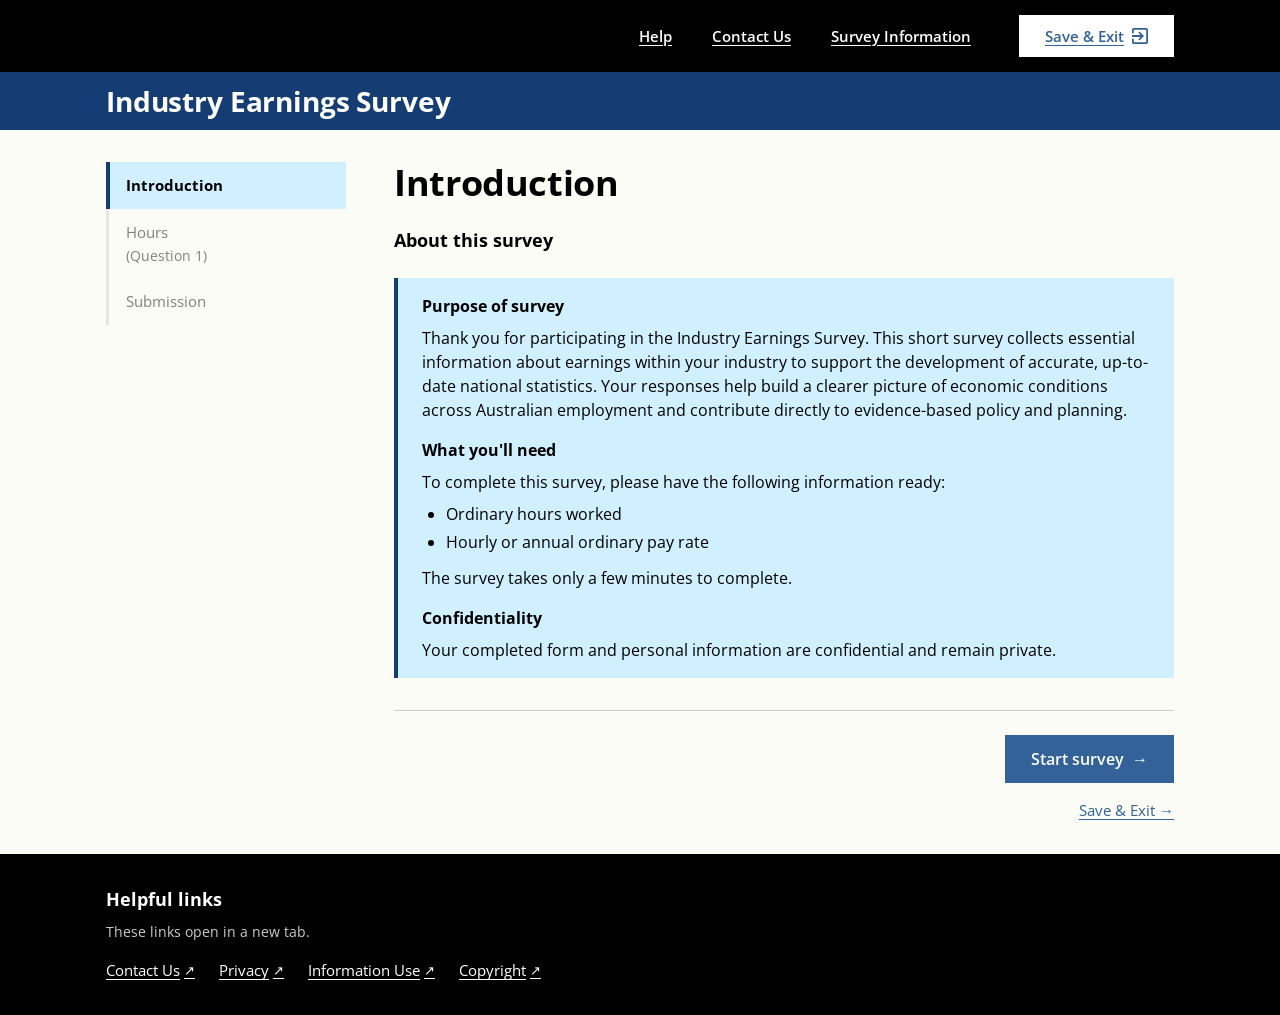
<file: index.html>
<!DOCTYPE html>
<html lang="en">
<head>
  <meta charset="UTF-8">
  <meta name="viewport" content="width=device-width, initial-scale=1">
  <title>Introduction — Industry Earnings Survey</title>
  <meta name="description" content="Introduction to the Industry Earnings Survey. Learn what information you'll need before you begin.">
  <link rel="preconnect" href="https://fonts.googleapis.com">
  <link rel="preconnect" href="https://fonts.gstatic.com" crossorigin>
  <link href="https://fonts.googleapis.com/css2?family=Open+Sans:wght@400;600;700&family=Atkinson+Hyperlegible:wght@400;700&display=swap" rel="stylesheet">
  <link rel="stylesheet" href="styles.css">
</head>
<body>
  <a class="skip-link" href="#main-content">Skip to main content</a>

  <header class="site-header">
    <div class="site-header__utility">
      <div class="utility-inner">
        <nav aria-label="Site utility">
          <ul class="utility-nav-list">
            <li><a class="toolbar-link" href="#">Help</a></li>
            <li><a class="toolbar-link" href="#">Contact Us</a></li>
            <li><a class="toolbar-link" href="#">Survey Information</a></li>
            <li>
              <a class="toolbar-button-light" href="save-exit.html" aria-label="Save your progress and exit the survey">
                Save &amp; Exit
                <svg class="icon-exit" viewBox="0 0 18 18" aria-hidden="true" focusable="false">
                  <path d="M7.09 12.59L8.5 14L13.5 9L8.5 4L7.09 5.41L9.67 8H0V10H9.67L7.09 12.59ZM16 0H2C0.89 0 0 0.9 0 2V6H2V2H16V16H2V12H0V16C0 17.1 0.89 18 2 18H16C17.1 18 18 17.1 18 16V2C18 0.9 17.1 0 16 0Z" fill="currentColor"/>
                </svg>
              </a>
            </li>
          </ul>
        </nav>
      </div>
    </div>
    <div class="site-header__title">
      <div class="title-inner">
        <p class="site-title">Industry Earnings Survey</p>
      </div>
    </div>
  </header>

  <div class="page-layout">
    <div class="layout-inner">
      <nav class="progress-nav" aria-label="Survey progress">
        <ol class="progress-nav__list">
          <li class="progress-nav__item progress-nav__item--current">
            <span aria-current="page">Introduction</span>
          </li>
          <li class="progress-nav__item progress-nav__item--locked" aria-disabled="true">
            <span>Hours <small>(Question 1)</small></span>
          </li>
          <li class="progress-nav__item progress-nav__item--locked" aria-disabled="true">
            <span>Submission</span>
          </li>
        </ol>
      </nav>

      <main class="main-content" id="main-content">
        <h1 class="page-heading">Introduction</h1>
        <h2 class="question-prompt">About this survey</h2>

        <section class="info-box" aria-labelledby="purpose-heading">
          <h3 class="info-box__title" id="purpose-heading">Purpose of survey</h3>
          <p>
            Thank you for participating in the Industry Earnings Survey. This short survey collects
            essential information about earnings within your industry to support the development of
            accurate, up-to-date national statistics. Your responses help build a clearer picture of
            economic conditions across Australian employment and contribute directly to evidence-based
            policy and planning.
          </p>

          <h3 class="info-box__title" id="need-heading" style="margin-top: var(--space-4);">What you'll need</h3>
          <p>To complete this survey, please have the following information ready:</p>
          <ul>
            <li>Ordinary hours worked</li>
            <li>Hourly or annual ordinary pay rate</li>
          </ul>
          <p style="margin-top: var(--space-3);">The survey takes only a few minutes to complete.</p>

          <h3 class="info-box__title" id="conf-heading" style="margin-top: var(--space-4);">Confidentiality</h3>
          <p>Your completed form and personal information are confidential and remain private.</p>
        </section>

        <div class="btn-row btn-row--end">
          <a href="question.html" class="btn btn--primary">
            Start survey <span aria-hidden="true">→</span>
          </a>
        </div>

        <p class="save-exit-link"><a href="save-exit.html">Save &amp; Exit →</a></p>
      </main>
    </div>
  </div>

  <footer class="site-footer">
    <div class="footer-inner">
      <h2 class="footer-heading">Helpful links</h2>
      <p class="footer-note">These links open in a new tab.</p>
      <ul class="footer-links">
        <li><a href="#" target="_blank" rel="noopener"><span>Contact Us</span> <span class="external-icon" aria-hidden="true">↗</span><span class="visually-hidden"> (opens in a new tab)</span></a></li>
        <li><a href="#" target="_blank" rel="noopener"><span>Privacy</span> <span class="external-icon" aria-hidden="true">↗</span><span class="visually-hidden"> (opens in a new tab)</span></a></li>
        <li><a href="#" target="_blank" rel="noopener"><span>Information Use</span> <span class="external-icon" aria-hidden="true">↗</span><span class="visually-hidden"> (opens in a new tab)</span></a></li>
        <li><a href="#" target="_blank" rel="noopener"><span>Copyright</span> <span class="external-icon" aria-hidden="true">↗</span><span class="visually-hidden"> (opens in a new tab)</span></a></li>
      </ul>
    </div>
  </footer>
</body>
</html>
</file>
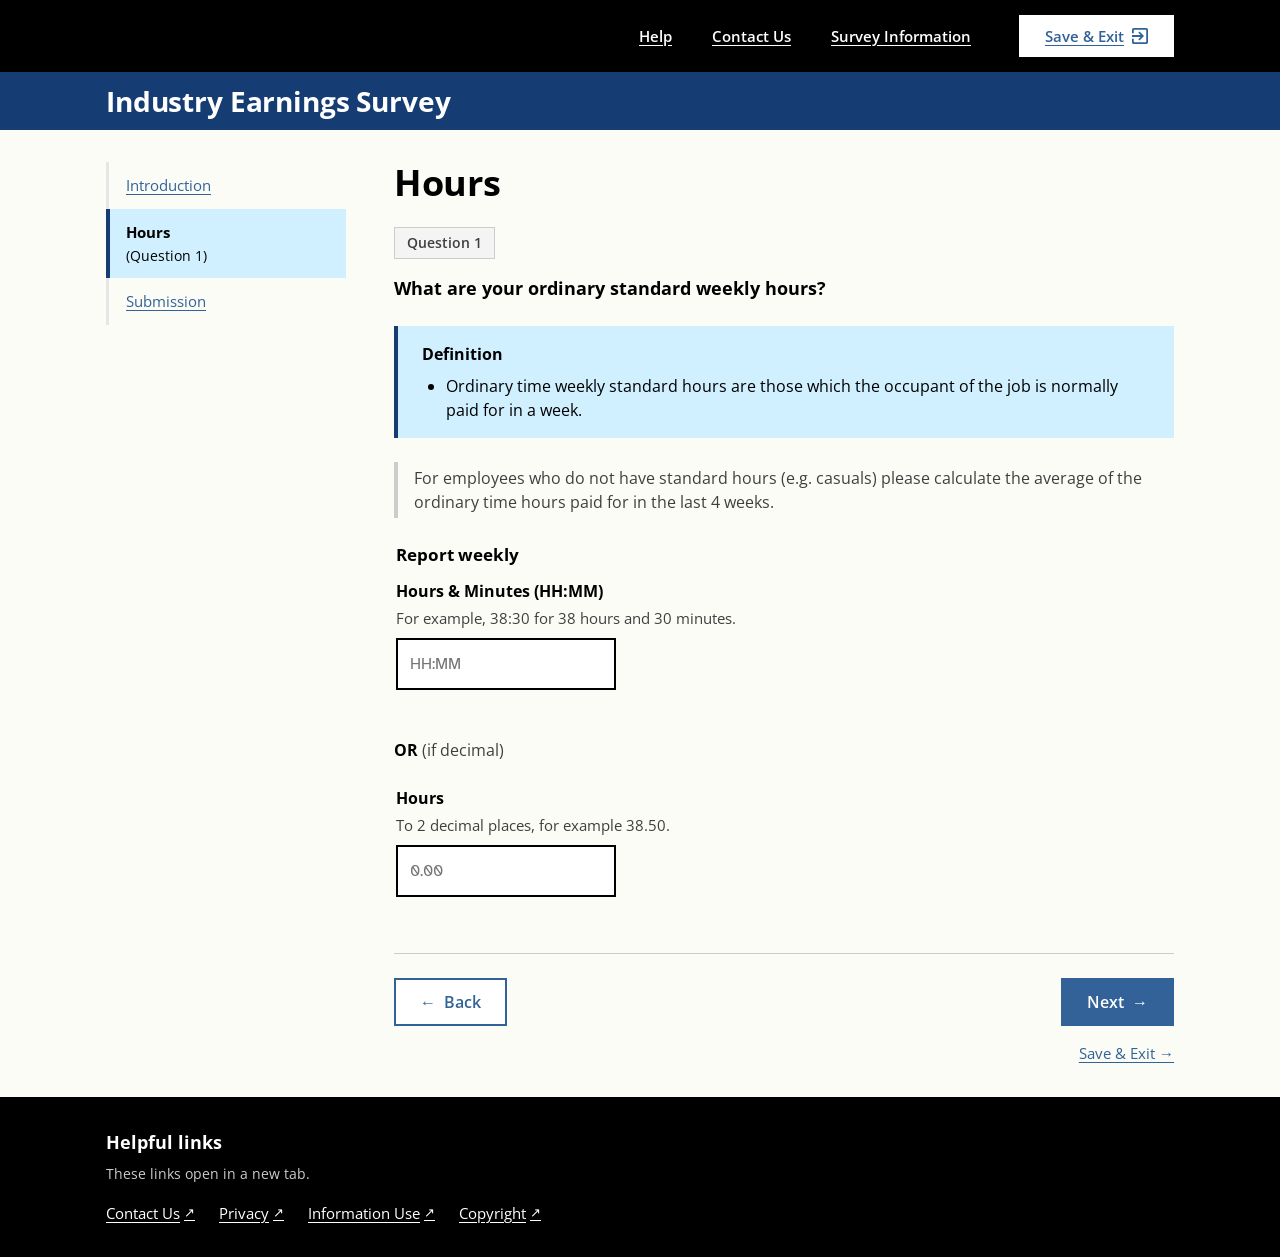
<file: question.html>
<!DOCTYPE html>
<html lang="en">
<head>
  <meta charset="UTF-8">
  <meta name="viewport" content="width=device-width, initial-scale=1">
  <title>Hours — Industry Earnings Survey</title>
  <meta name="description" content="Question 1: report your ordinary standard weekly hours.">
  <link rel="preconnect" href="https://fonts.googleapis.com">
  <link rel="preconnect" href="https://fonts.gstatic.com" crossorigin>
  <link href="https://fonts.googleapis.com/css2?family=Open+Sans:wght@400;600;700&family=Atkinson+Hyperlegible:wght@400;700&display=swap" rel="stylesheet">
  <link rel="stylesheet" href="styles.css">
</head>
<body>
  <a class="skip-link" href="#main-content">Skip to main content</a>

  <header class="site-header">
    <div class="site-header__utility">
      <div class="utility-inner">
        <nav aria-label="Site utility">
          <ul class="utility-nav-list">
            <li><a class="toolbar-link" href="#">Help</a></li>
            <li><a class="toolbar-link" href="#">Contact Us</a></li>
            <li><a class="toolbar-link" href="#">Survey Information</a></li>
            <li>
              <a class="toolbar-button-light" href="save-exit.html" aria-label="Save your progress and exit the survey">
                Save &amp; Exit
                <svg class="icon-exit" viewBox="0 0 18 18" aria-hidden="true" focusable="false">
                  <path d="M7.09 12.59L8.5 14L13.5 9L8.5 4L7.09 5.41L9.67 8H0V10H9.67L7.09 12.59ZM16 0H2C0.89 0 0 0.9 0 2V6H2V2H16V16H2V12H0V16C0 17.1 0.89 18 2 18H16C17.1 18 18 17.1 18 16V2C18 0.9 17.1 0 16 0Z" fill="currentColor"/>
                </svg>
              </a>
            </li>
          </ul>
        </nav>
      </div>
    </div>
    <div class="site-header__title">
      <div class="title-inner">
        <p class="site-title">Industry Earnings Survey</p>
      </div>
    </div>
  </header>

  <div class="page-layout">
    <div class="layout-inner">
      <nav class="progress-nav" aria-label="Survey progress">
        <ol class="progress-nav__list">
          <li class="progress-nav__item">
            <a href="index.html">Introduction</a>
          </li>
          <li class="progress-nav__item progress-nav__item--current">
            <span aria-current="page">Hours <small>(Question 1)</small></span>
          </li>
          <li class="progress-nav__item">
            <a href="submit.html">Submission</a>
          </li>
        </ol>
      </nav>

      <main class="main-content" id="main-content">
        <h1 class="page-heading">Hours</h1>

        <form id="hours-form" novalidate action="submit.html" method="get">
          <p class="question-tag">Question 1</p>
          <h2 class="question-prompt" id="hours-prompt">What are your ordinary standard weekly hours?</h2>

          <section class="info-box" aria-labelledby="hours-def-title">
            <h3 class="info-box__title" id="hours-def-title">Definition</h3>
            <ul>
              <li>Ordinary time weekly standard hours are those which the occupant of the job is normally paid for in a week.</li>
            </ul>
          </section>

          <p class="note">
            For employees who do not have standard hours (e.g. casuals) please calculate the average of the ordinary time hours paid for in the last 4 weeks.
          </p>

          <fieldset class="field-group">
            <legend class="field-group__heading">Report weekly</legend>

            <div class="field" id="field-hhmm">
              <label class="field__label" for="hours-hhmm">Hours &amp; Minutes (HH:MM)</label>
              <span class="field__hint" id="hint-hhmm">For example, 38:30 for 38 hours and 30 minutes.</span>
              <p class="field__error" id="error-hhmm">
                <span class="visually-hidden">Error: </span>
                Enter your hours in HH:MM format, for example 38:30.
              </p>
              <input
                class="text-input"
                type="text"
                id="hours-hhmm"
                name="hours-hhmm"
                inputmode="numeric"
                autocomplete="off"
                placeholder="HH:MM"
                aria-describedby="hint-hhmm"
              >
            </div>
          </fieldset>

          <p style="font-weight: 700; margin: var(--space-5) 0; color: var(--c-black);">OR <span style="font-weight: 400; color: var(--c-charcoal);">(if decimal)</span></p>

          <fieldset class="field-group">
            <legend class="visually-hidden">Decimal hours alternative</legend>

            <div class="field" id="field-decimal">
              <label class="field__label" for="hours-decimal">Hours</label>
              <span class="field__hint" id="hint-decimal">To 2 decimal places, for example 38.50.</span>
              <p class="field__error" id="error-decimal">
                <span class="visually-hidden">Error: </span>
                Enter a number with up to 2 decimal places, for example 38.50.
              </p>
              <input
                class="text-input"
                type="text"
                id="hours-decimal"
                name="hours-decimal"
                inputmode="decimal"
                autocomplete="off"
                placeholder="0.00"
                aria-describedby="hint-decimal"
              >
            </div>
          </fieldset>

          <div class="btn-row">
            <a href="index.html" class="btn btn--secondary">
              <span aria-hidden="true">←</span> Back
            </a>
            <button type="submit" class="btn btn--primary">
              Next <span aria-hidden="true">→</span>
            </button>
          </div>

          <p class="save-exit-link"><a href="save-exit.html">Save &amp; Exit →</a></p>
        </form>
      </main>
    </div>
  </div>

  <footer class="site-footer">
    <div class="footer-inner">
      <h2 class="footer-heading">Helpful links</h2>
      <p class="footer-note">These links open in a new tab.</p>
      <ul class="footer-links">
        <li><a href="#" target="_blank" rel="noopener"><span>Contact Us</span> <span class="external-icon" aria-hidden="true">↗</span><span class="visually-hidden"> (opens in a new tab)</span></a></li>
        <li><a href="#" target="_blank" rel="noopener"><span>Privacy</span> <span class="external-icon" aria-hidden="true">↗</span><span class="visually-hidden"> (opens in a new tab)</span></a></li>
        <li><a href="#" target="_blank" rel="noopener"><span>Information Use</span> <span class="external-icon" aria-hidden="true">↗</span><span class="visually-hidden"> (opens in a new tab)</span></a></li>
        <li><a href="#" target="_blank" rel="noopener"><span>Copyright</span> <span class="external-icon" aria-hidden="true">↗</span><span class="visually-hidden"> (opens in a new tab)</span></a></li>
      </ul>
    </div>
  </footer>

  <script>
    /* ------------------------------------------------------------------
       Mutual-exclusion logic for HH:MM and decimal inputs.
       Either-or — once one is being used, the other is disabled and
       its label/hint dim. Clearing the active one re-enables the other.
       ------------------------------------------------------------------ */
    (function () {
      var fieldHHMM = document.getElementById('field-hhmm');
      var fieldDecimal = document.getElementById('field-decimal');
      var inputHHMM = document.getElementById('hours-hhmm');
      var inputDecimal = document.getElementById('hours-decimal');

      function applyExclusion() {
        var hhmmHasValue = inputHHMM.value.trim() !== '';
        var decHasValue = inputDecimal.value.trim() !== '';

        // Disable decimal when HH:MM has content; disable HH:MM when decimal has content;
        // both empty → both available
        if (hhmmHasValue && !decHasValue) {
          inputDecimal.disabled = true;
          fieldDecimal.classList.add('field--disabled');
          inputHHMM.disabled = false;
          fieldHHMM.classList.remove('field--disabled');
        } else if (decHasValue && !hhmmHasValue) {
          inputHHMM.disabled = true;
          fieldHHMM.classList.add('field--disabled');
          inputDecimal.disabled = false;
          fieldDecimal.classList.remove('field--disabled');
        } else {
          inputHHMM.disabled = false;
          inputDecimal.disabled = false;
          fieldHHMM.classList.remove('field--disabled');
          fieldDecimal.classList.remove('field--disabled');
        }
      }

      inputHHMM.addEventListener('input', applyExclusion);
      inputDecimal.addEventListener('input', applyExclusion);

      /* ------------------------------------------------------------------
         Validation runs on submit only.
         At least one field must be valid (HH:MM OR decimal).
         On error: mark the field, link error to input via aria-describedby,
         focus first error.
         ------------------------------------------------------------------ */
      var form = document.getElementById('hours-form');

      var hhmmPattern = /^([0-9]{1,2}):([0-5][0-9])$/;
      var decimalPattern = /^[0-9]+(\.[0-9]{1,2})?$/;

      function setError(field, input, errorId, hasError) {
        if (hasError) {
          field.classList.add('field--error');
          input.setAttribute('aria-invalid', 'true');
          input.setAttribute('aria-describedby', errorId + ' ' + input.id.replace('hours-', 'hint-'));
        } else {
          field.classList.remove('field--error');
          input.removeAttribute('aria-invalid');
          input.setAttribute('aria-describedby', input.id.replace('hours-', 'hint-'));
        }
      }

      form.addEventListener('submit', function (e) {
        var hhmm = inputHHMM.value.trim();
        var dec = inputDecimal.value.trim();

        var hhmmValid = hhmm === '' ? false : hhmmPattern.test(hhmm);
        var decValid = dec === '' ? false : decimalPattern.test(dec);

        var hhmmError = false;
        var decError = false;

        if (hhmm === '' && dec === '') {
          // Neither answered — flag both since neither is currently disabled
          hhmmError = true;
          decError = true;
        } else if (hhmm !== '' && !hhmmValid) {
          hhmmError = true;
        } else if (dec !== '' && !decValid) {
          decError = true;
        }

        setError(fieldHHMM, inputHHMM, 'error-hhmm', hhmmError);
        setError(fieldDecimal, inputDecimal, 'error-decimal', decError);

        if (hhmmError || decError) {
          e.preventDefault();
          if (hhmmError && !inputHHMM.disabled) {
            inputHHMM.focus();
          } else {
            inputDecimal.focus();
          }
        } else {
          try {
            if (hhmm) sessionStorage.setItem('ies.hours', hhmm + ' (HH:MM)');
            else if (dec) sessionStorage.setItem('ies.hours', dec + ' hours');
          } catch (err) { /* sessionStorage may be blocked; degrade gracefully */ }
        }
      });
    })();
  </script>
</body>
</html>
</file>
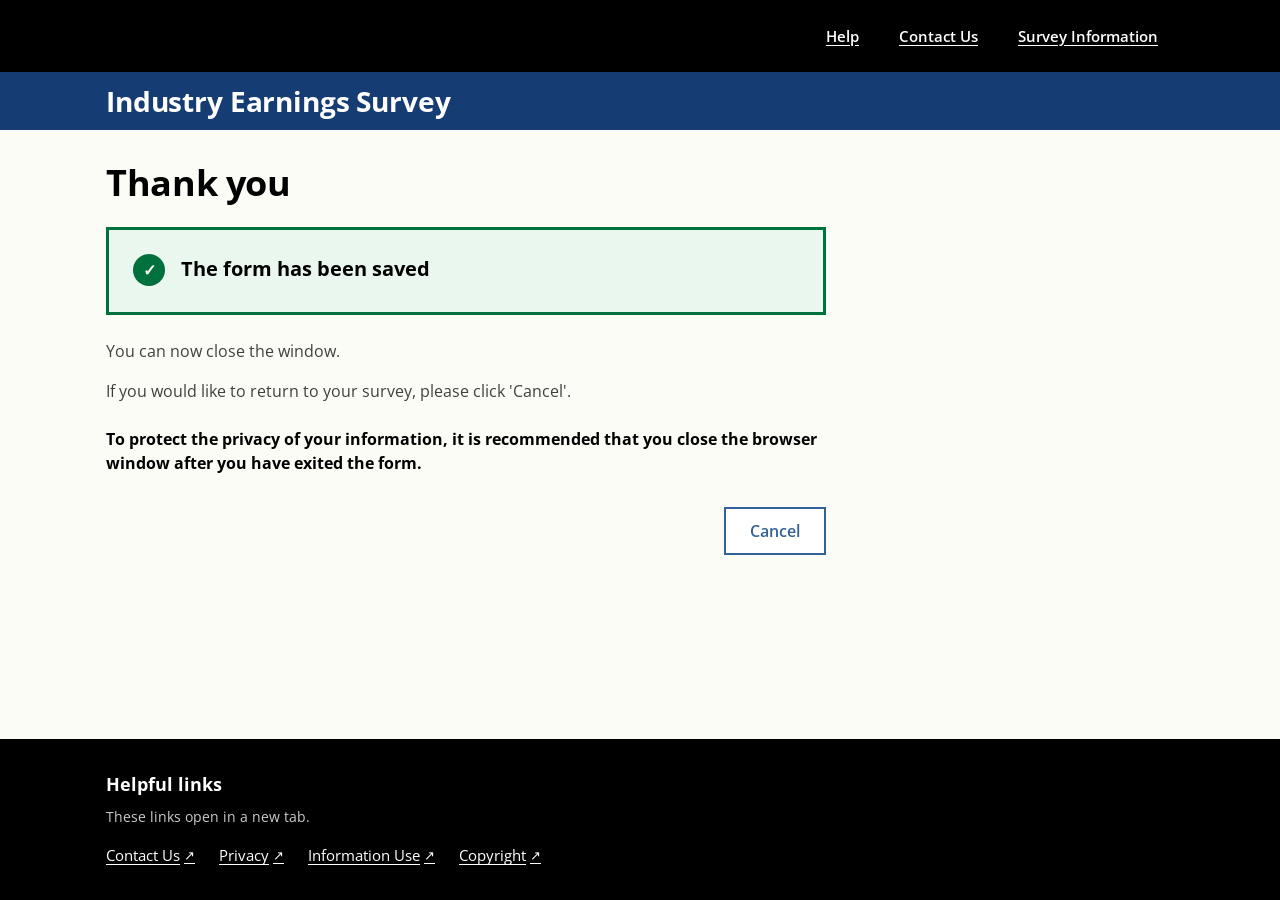
<file: save-exit.html>
<!DOCTYPE html>
<html lang="en">
<head>
  <meta charset="UTF-8">
  <meta name="viewport" content="width=device-width, initial-scale=1">
  <title>Saved — Industry Earnings Survey</title>
  <meta name="description" content="Your survey progress has been saved. You can now close this window or return to your survey.">
  <link rel="preconnect" href="https://fonts.googleapis.com">
  <link rel="preconnect" href="https://fonts.gstatic.com" crossorigin>
  <link href="https://fonts.googleapis.com/css2?family=Open+Sans:wght@400;600;700&family=Atkinson+Hyperlegible:wght@400;700&display=swap" rel="stylesheet">
  <link rel="stylesheet" href="styles.css">
</head>
<body>
  <a class="skip-link" href="#main-content">Skip to main content</a>

  <header class="site-header">
    <div class="site-header__utility">
      <div class="utility-inner">
        <nav aria-label="Site utility">
          <ul class="utility-nav-list">
            <li><a class="toolbar-link" href="#">Help</a></li>
            <li><a class="toolbar-link" href="#">Contact Us</a></li>
            <li><a class="toolbar-link" href="#">Survey Information</a></li>
          </ul>
        </nav>
      </div>
    </div>
    <div class="site-header__title">
      <div class="title-inner">
        <p class="site-title">Industry Earnings Survey</p>
      </div>
    </div>
  </header>

  <div class="page-layout">
    <div class="layout-inner" style="grid-template-columns: 1fr;">
      <main class="main-content" id="main-content" style="max-width: 720px;">
        <h1 class="page-heading">Thank you</h1>

        <section class="success-panel" role="status" aria-labelledby="saved-title">
          <span class="success-panel__icon" aria-hidden="true">✓</span>
          <div>
            <h2 class="success-panel__title" id="saved-title">The form has been saved</h2>
          </div>
        </section>

        <p style="margin-bottom: var(--space-4);">You can now close the window.</p>
        <p style="margin-bottom: var(--space-5);">
          If you would like to return to your survey, please click 'Cancel'.
        </p>

        <p style="font-weight: 700; color: var(--c-black); margin-bottom: var(--space-6);">
          To protect the privacy of your information, it is recommended that you close the
          browser window after you have exited the form.
        </p>

        <div class="btn-row btn-row--end" style="border-top: none; padding-top: 0;">
          <a href="question.html" class="btn btn--secondary">Cancel</a>
        </div>
      </main>
    </div>
  </div>

  <footer class="site-footer">
    <div class="footer-inner">
      <h2 class="footer-heading">Helpful links</h2>
      <p class="footer-note">These links open in a new tab.</p>
      <ul class="footer-links">
        <li><a href="#" target="_blank" rel="noopener"><span>Contact Us</span> <span class="external-icon" aria-hidden="true">↗</span><span class="visually-hidden"> (opens in a new tab)</span></a></li>
        <li><a href="#" target="_blank" rel="noopener"><span>Privacy</span> <span class="external-icon" aria-hidden="true">↗</span><span class="visually-hidden"> (opens in a new tab)</span></a></li>
        <li><a href="#" target="_blank" rel="noopener"><span>Information Use</span> <span class="external-icon" aria-hidden="true">↗</span><span class="visually-hidden"> (opens in a new tab)</span></a></li>
        <li><a href="#" target="_blank" rel="noopener"><span>Copyright</span> <span class="external-icon" aria-hidden="true">↗</span><span class="visually-hidden"> (opens in a new tab)</span></a></li>
      </ul>
    </div>
  </footer>
</body>
</html>
</file>
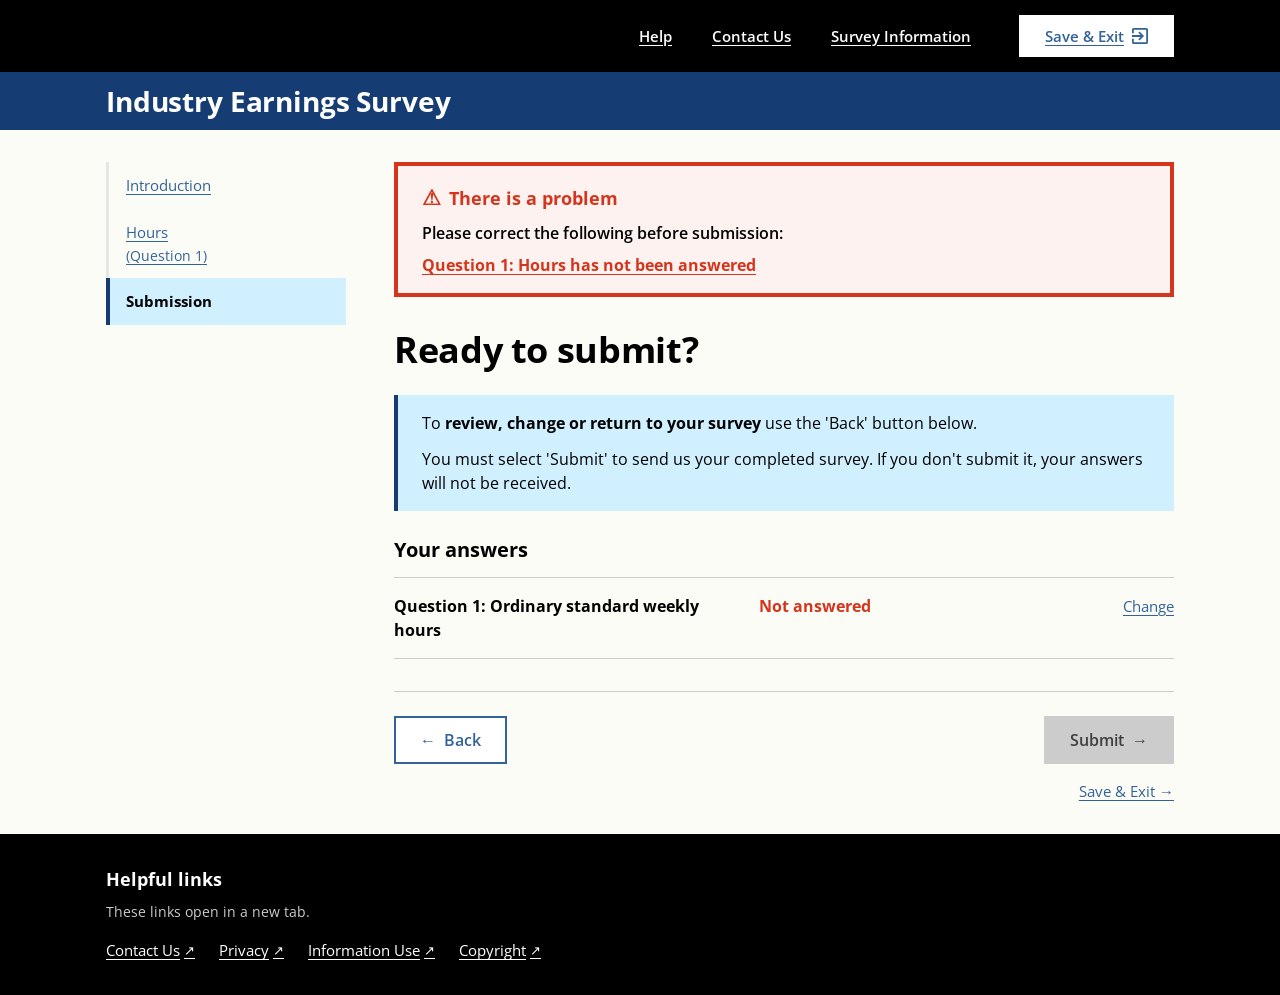
<file: submit.html>
<!DOCTYPE html>
<html lang="en">
<head>
  <meta charset="UTF-8">
  <meta name="viewport" content="width=device-width, initial-scale=1">
  <title>Submission — Industry Earnings Survey</title>
  <meta name="description" content="Review your answers and submit the Industry Earnings Survey.">
  <link rel="preconnect" href="https://fonts.googleapis.com">
  <link rel="preconnect" href="https://fonts.gstatic.com" crossorigin>
  <link href="https://fonts.googleapis.com/css2?family=Open+Sans:wght@400;600;700&family=Atkinson+Hyperlegible:wght@400;700&display=swap" rel="stylesheet">
  <link rel="stylesheet" href="styles.css">
</head>
<body>
  <a class="skip-link" href="#main-content">Skip to main content</a>

  <header class="site-header">
    <div class="site-header__utility">
      <div class="utility-inner">
        <nav aria-label="Site utility">
          <ul class="utility-nav-list">
            <li><a class="toolbar-link" href="#">Help</a></li>
            <li><a class="toolbar-link" href="#">Contact Us</a></li>
            <li><a class="toolbar-link" href="#">Survey Information</a></li>
            <li>
              <a class="toolbar-button-light" href="save-exit.html" aria-label="Save your progress and exit the survey">
                Save &amp; Exit
                <svg class="icon-exit" viewBox="0 0 18 18" aria-hidden="true" focusable="false">
                  <path d="M7.09 12.59L8.5 14L13.5 9L8.5 4L7.09 5.41L9.67 8H0V10H9.67L7.09 12.59ZM16 0H2C0.89 0 0 0.9 0 2V6H2V2H16V16H2V12H0V16C0 17.1 0.89 18 2 18H16C17.1 18 18 17.1 18 16V2C18 0.9 17.1 0 16 0Z" fill="currentColor"/>
                </svg>
              </a>
            </li>
          </ul>
        </nav>
      </div>
    </div>
    <div class="site-header__title">
      <div class="title-inner">
        <p class="site-title">Industry Earnings Survey</p>
      </div>
    </div>
  </header>

  <div class="page-layout">
    <div class="layout-inner">
      <nav class="progress-nav" aria-label="Survey progress">
        <ol class="progress-nav__list">
          <li class="progress-nav__item">
            <a href="index.html">Introduction</a>
          </li>
          <li class="progress-nav__item">
            <a href="question.html">Hours <small>(Question 1)</small></a>
          </li>
          <li class="progress-nav__item progress-nav__item--current">
            <span aria-current="page">Submission</span>
          </li>
        </ol>
      </nav>

      <main class="main-content" id="main-content">
        <div id="error-summary-mount" aria-live="polite"></div>

        <h1 class="page-heading">Ready to submit?</h1>

        <section class="info-box">
          <p>To <strong>review, change or return to your survey</strong> use the 'Back' button below.</p>
          <p>You must select 'Submit' to send us your completed survey. If you don't submit it, your answers will not be received.</p>
        </section>

        <h2 style="font-size: 1.25rem; margin-bottom: var(--space-3);">Your answers</h2>
        <dl class="review-list">
          <div class="review-list__row">
            <dt class="review-list__term">Question 1: Ordinary standard weekly hours</dt>
            <dd class="review-list__desc" id="answer-hours">Not answered</dd>
            <dd class="review-list__edit"><a href="question.html">Change<span class="visually-hidden"> answer for ordinary standard weekly hours</span></a></dd>
          </div>
        </dl>

        <form id="submit-form" action="thank-you.html" method="get">
          <div class="btn-row">
            <a href="question.html" class="btn btn--secondary">
              <span aria-hidden="true">←</span> Back
            </a>
            <button type="submit" id="submit-btn" class="btn btn--primary">
              Submit <span aria-hidden="true">→</span>
            </button>
          </div>
          <p id="submit-help" class="visually-hidden" aria-live="polite"></p>
        </form>

        <p class="save-exit-link"><a href="save-exit.html">Save &amp; Exit →</a></p>
      </main>
    </div>
  </div>

  <footer class="site-footer">
    <div class="footer-inner">
      <h2 class="footer-heading">Helpful links</h2>
      <p class="footer-note">These links open in a new tab.</p>
      <ul class="footer-links">
        <li><a href="#" target="_blank" rel="noopener"><span>Contact Us</span> <span class="external-icon" aria-hidden="true">↗</span><span class="visually-hidden"> (opens in a new tab)</span></a></li>
        <li><a href="#" target="_blank" rel="noopener"><span>Privacy</span> <span class="external-icon" aria-hidden="true">↗</span><span class="visually-hidden"> (opens in a new tab)</span></a></li>
        <li><a href="#" target="_blank" rel="noopener"><span>Information Use</span> <span class="external-icon" aria-hidden="true">↗</span><span class="visually-hidden"> (opens in a new tab)</span></a></li>
        <li><a href="#" target="_blank" rel="noopener"><span>Copyright</span> <span class="external-icon" aria-hidden="true">↗</span><span class="visually-hidden"> (opens in a new tab)</span></a></li>
      </ul>
    </div>
  </footer>

  <script>
    /* If the user answered Q1, show the value and enable Submit.
       If not, show an error summary, mark the answer as missing,
       AND disable the Submit button. The disabled state remains focusable
       so screen-reader users can still discover it. */
    (function () {
      var answerEl = document.getElementById('answer-hours');
      var mount = document.getElementById('error-summary-mount');
      var submitForm = document.getElementById('submit-form');
      var submitBtn = document.getElementById('submit-btn');
      var submitHelp = document.getElementById('submit-help');

      var hours = null;
      try { hours = sessionStorage.getItem('ies.hours'); } catch (e) {}

      if (hours) {
        answerEl.textContent = hours;
        answerEl.classList.remove('review-list__desc--missing');
      } else {
        answerEl.textContent = 'Not answered';
        answerEl.classList.add('review-list__desc--missing');

        mount.innerHTML =
          '<section class="error-summary" role="alert" aria-labelledby="error-title" tabindex="-1">' +
            '<h2 class="error-summary__title" id="error-title">There is a problem</h2>' +
            '<p>Please correct the following before submission:</p>' +
            '<ul>' +
              '<li><a href="question.html#hours-hhmm">Question 1: Hours has not been answered</a></li>' +
            '</ul>' +
          '</section>';

        submitBtn.setAttribute('aria-disabled', 'true');
        submitBtn.setAttribute('aria-describedby', 'submit-help');
        submitHelp.textContent = 'Submit is unavailable until all questions are answered.';

        submitForm.addEventListener('submit', function (e) {
          e.preventDefault();
          var summary = mount.querySelector('.error-summary');
          if (summary) {
            summary.focus();
            summary.scrollIntoView({ behavior: 'smooth', block: 'start' });
          }
        });

        submitBtn.addEventListener('click', function (e) {
          if (submitBtn.getAttribute('aria-disabled') === 'true') {
            e.preventDefault();
            var summary = mount.querySelector('.error-summary');
            if (summary) {
              summary.focus();
              summary.scrollIntoView({ behavior: 'smooth', block: 'start' });
            }
          }
        });
      }

      submitForm.addEventListener('submit', function () {
        if (hours) {
          try { sessionStorage.removeItem('ies.hours'); } catch (e) {}
        }
      });
    })();
  </script>
</body>
</html>
</file>
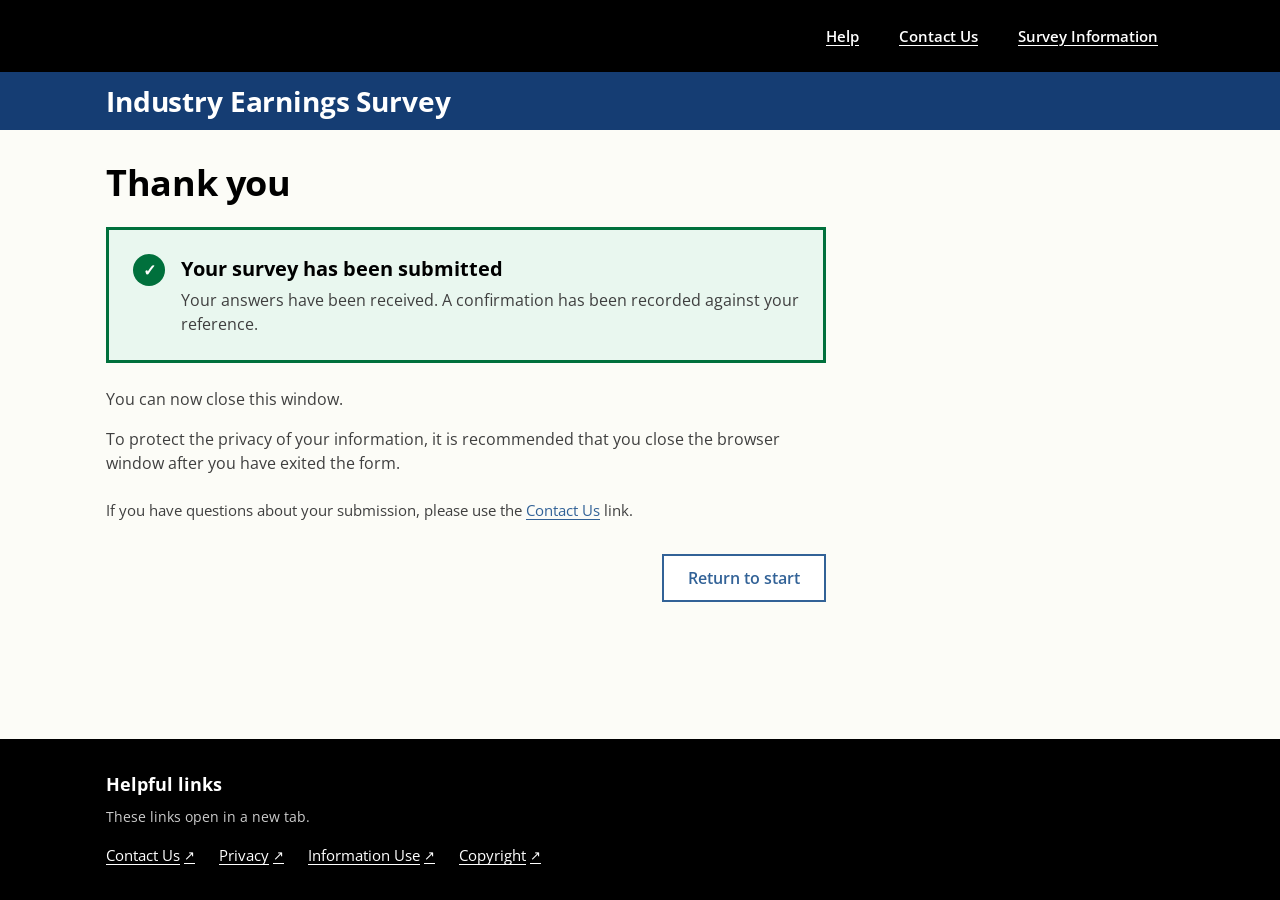
<file: thank-you.html>
<!DOCTYPE html>
<html lang="en">
<head>
  <meta charset="UTF-8">
  <meta name="viewport" content="width=device-width, initial-scale=1">
  <title>Thank you — Industry Earnings Survey</title>
  <meta name="description" content="Your survey response has been submitted successfully.">
  <link rel="preconnect" href="https://fonts.googleapis.com">
  <link rel="preconnect" href="https://fonts.gstatic.com" crossorigin>
  <link href="https://fonts.googleapis.com/css2?family=Open+Sans:wght@400;600;700&family=Atkinson+Hyperlegible:wght@400;700&display=swap" rel="stylesheet">
  <link rel="stylesheet" href="styles.css">
</head>
<body>
  <a class="skip-link" href="#main-content">Skip to main content</a>

  <header class="site-header">
    <div class="site-header__utility">
      <div class="utility-inner">
        <nav aria-label="Site utility">
          <ul class="utility-nav-list">
            <li><a class="toolbar-link" href="#">Help</a></li>
            <li><a class="toolbar-link" href="#">Contact Us</a></li>
            <li><a class="toolbar-link" href="#">Survey Information</a></li>
          </ul>
        </nav>
      </div>
    </div>
    <div class="site-header__title">
      <div class="title-inner">
        <p class="site-title">Industry Earnings Survey</p>
      </div>
    </div>
  </header>

  <div class="page-layout">
    <div class="layout-inner" style="grid-template-columns: 1fr;">
      <main class="main-content" id="main-content" style="max-width: 720px;">
        <h1 class="page-heading">Thank you</h1>

        <section class="success-panel" role="status" aria-labelledby="success-title">
          <span class="success-panel__icon" aria-hidden="true">✓</span>
          <div>
            <h2 class="success-panel__title" id="success-title">Your survey has been submitted</h2>
            <p>Your answers have been received. A confirmation has been recorded against your reference.</p>
          </div>
        </section>

        <p style="margin-bottom: var(--space-4);">You can now close this window.</p>
        <p style="margin-bottom: var(--space-5);">
          To protect the privacy of your information, it is recommended that you close the browser
          window after you have exited the form.
        </p>

        <p style="color: var(--c-charcoal); font-size: 0.95rem;">
          If you have questions about your submission, please use the <a href="#">Contact Us</a> link.
        </p>

        <div class="btn-row btn-row--end" style="border-top: none; padding-top: 0;">
          <a href="index.html" class="btn btn--secondary">Return to start</a>
        </div>
      </main>
    </div>
  </div>

  <footer class="site-footer">
    <div class="footer-inner">
      <h2 class="footer-heading">Helpful links</h2>
      <p class="footer-note">These links open in a new tab.</p>
      <ul class="footer-links">
        <li><a href="#" target="_blank" rel="noopener"><span>Contact Us</span> <span class="external-icon" aria-hidden="true">↗</span><span class="visually-hidden"> (opens in a new tab)</span></a></li>
        <li><a href="#" target="_blank" rel="noopener"><span>Privacy</span> <span class="external-icon" aria-hidden="true">↗</span><span class="visually-hidden"> (opens in a new tab)</span></a></li>
        <li><a href="#" target="_blank" rel="noopener"><span>Information Use</span> <span class="external-icon" aria-hidden="true">↗</span><span class="visually-hidden"> (opens in a new tab)</span></a></li>
        <li><a href="#" target="_blank" rel="noopener"><span>Copyright</span> <span class="external-icon" aria-hidden="true">↗</span><span class="visually-hidden"> (opens in a new tab)</span></a></li>
      </ul>
    </div>
  </footer>
</body>
</html>
</file>
<file: styles.css>
/* =========================================================================
   Industry Earnings Survey — shared stylesheet
   Design language: government/corporate form aesthetic. Inspired by the
   GOV.UK Design System and  Australian Government branding.
   Atkinson Hyperlegible is used for numeric inputs to improve accessibility
   for low-vision users — it disambiguates similar glyphs (0/O, 1/l/I).
   ========================================================================= */

/* -------------------------------------------------------------------------
   Design tokens
   ------------------------------------------------------------------------- */
:root {
  /* Brand colours */
  --c-black:          #000000;
  --c-midnight-blue:  #001F59;
  --c-dark-blue:      #153D73;
  --c-mid-blue:       #326297;
  --c-light-blue:     #A6D8FF;
  --c-sky-blue:       #D0F0FF;

  /* Surface colours */
  --c-white:          #FFFFFF;
  --c-paper:          #FCFCF7;

  /* Greys */
  --c-charcoal:       #3F3F3F;
  --c-light-grey:     #E6E6E6;
  --c-lighter-grey:   #F4F4F4;
  --c-mid-grey:       #CCCCCC;
  --c-dark-grey:      #808080;

  /* Status */
  --c-error:          #D4351C;
  --c-error-bg:       #FDF2F0;
  --c-success:        #00703C;
  --c-success-bg:     #E9F7EF;

  /* Accent */
  --c-focus:          #9263DE;

  /* Form */
  --border-width:     2px;

  /* Typography */
  --font-body: "Open Sans", -apple-system, BlinkMacSystemFont, "Segoe UI", Helvetica, Arial, sans-serif;
  --font-numeric: "Atkinson Hyperlegible", "Open Sans", -apple-system, sans-serif;

  /* Spacing scale (8px base) */
  --space-1: 4px;
  --space-2: 8px;
  --space-3: 12px;
  --space-4: 16px;
  --space-5: 24px;
  --space-6: 32px;
  --space-7: 48px;
  --space-8: 64px;

  /* Layout */
  --content-max: 1100px;
  --sidebar-width: 240px;
}

/* -------------------------------------------------------------------------
   Reset & base
   ------------------------------------------------------------------------- */
*, *::before, *::after { box-sizing: border-box; }

html { -webkit-text-size-adjust: 100%; }
html, body { background-color: var(--c-black); }

body {
  margin: 0;
  font-family: var(--font-body);
  font-size: 16px;
  line-height: 1.5;
  color: var(--c-charcoal);
  background: var(--c-paper);
  display: flex;
  flex-direction: column;
  min-height: 100vh;
}

h1, h2, h3, h4, p, ul, ol, dl, dd { margin: 0; }
h1, h2, h3 { font-weight: 700; color: var(--c-black); }
ul, ol { padding-left: var(--space-5); }

a, a:link, a:visited {
  color: var(--c-mid-blue);
  text-decoration: underline;
  text-underline-offset: 3px;
}
a:hover { color: var(--c-dark-blue); }
a:focus-visible {
  outline: 3px solid var(--c-focus);
  outline-offset: 3px;
  border-radius: 2px;
}

/* Skip link */
.skip-link {
  position: absolute;
  top: -100px;
  left: var(--space-3);
  background: var(--c-black);
  color: var(--c-white);
  padding: var(--space-3) var(--space-4);
  z-index: 100;
  text-decoration: none;
  font-weight: 600;
}
.skip-link:focus {
  top: var(--space-3);
  outline: 3px solid var(--c-focus);
  outline-offset: 2px;
}

/* -------------------------------------------------------------------------
   Header — utility bar + page title
   ------------------------------------------------------------------------- */
.site-header__utility {
  background: var(--c-black);
  color: var(--c-white);
  position: relative;
}
.utility-inner {
  max-width: var(--content-max);
  margin: 0 auto;
  padding: 0 var(--space-4);
  height: 72px;
  display: flex;
  align-items: center;
  justify-content: flex-end;
  gap: var(--space-5);
}

.utility-nav-list {
  display: flex;
  list-style: none;
  margin: 0;
  padding: 0;
  align-items: center;
  gap: var(--space-2);
}
.utility-nav-list a.toolbar-link {
  display: inline-flex;
  align-items: center;
  padding: var(--space-2) var(--space-4);
  color: var(--c-white);
  text-decoration: underline;
  text-underline-offset: 3px;
  font-weight: 600;
  font-size: 0.95rem;
}
.utility-nav-list a.toolbar-link:hover { text-decoration-thickness: 2px; }
.utility-nav-list a.toolbar-link:focus-visible {
  outline: 3px solid var(--c-focus);
  outline-offset: 4px;
  border-radius: 2px;
}

/* Save & Exit button — light variant in header */
.toolbar-button-light {
  display: inline-flex;
  align-items: center;
  gap: var(--space-2);
  background: var(--c-white);
  border: 2px solid var(--c-white);
  color: var(--c-dark-blue);
  padding: var(--space-2) var(--space-5);
  font-weight: 600;
  font-size: 0.95rem;
  text-decoration: none;
  margin-left: var(--space-5);
  cursor: pointer;
  font-family: inherit;
}
.toolbar-button-light:hover {
  background: var(--c-sky-blue);
  border-color: var(--c-sky-blue);
  color: var(--c-dark-blue);
  text-decoration: none;
  box-shadow: 0px 10px 15px -13px rgba(0,0,0,0.43);
}
.toolbar-button-light:active {
  background: var(--c-light-blue);
  border-color: var(--c-light-blue);
  box-shadow: none;
}
.toolbar-button-light:focus-visible {
  outline: 3px solid var(--c-focus);
  outline-offset: 3px;
}

.icon-exit { width: 16px; height: 16px; }

/* Page title bar */
.site-header__title {
  background: var(--c-dark-blue);
  color: var(--c-white);
}
.title-inner {
  max-width: var(--content-max);
  margin: 0 auto;
  padding: var(--space-2) var(--space-4);
}
.site-title {
  font-size: 1.75rem;
  font-weight: 700;
  margin: 0;
  letter-spacing: -0.005em;
  color: var(--c-white);
}

/* -------------------------------------------------------------------------
   Page layout
   ------------------------------------------------------------------------- */
.page-layout {
  flex: 1;
  background: var(--c-paper);
}
.layout-inner {
  max-width: var(--content-max);
  margin: 0 auto;
  display: grid;
  grid-template-columns: var(--sidebar-width) 1fr;
  gap: var(--space-7);
  padding: var(--space-6) var(--space-4);
}

@media (max-width: 768px) {
  .layout-inner {
    grid-template-columns: 1fr;
    gap: var(--space-5);
    padding: var(--space-5) var(--space-4);
  }
  .utility-inner {
    flex-wrap: wrap;
    height: auto;
    padding: var(--space-3);
    justify-content: center;
  }
  .utility-nav-list {
    flex-wrap: wrap;
    gap: var(--space-2);
  }
}

/* -------------------------------------------------------------------------
   Side navigation (progress nav)
   ------------------------------------------------------------------------- */
.progress-nav { font-size: 0.95rem; }
.progress-nav__list {
  list-style: none;
  padding: 0;
  margin: 0;
  border-left: 3px solid var(--c-light-grey);
}
.progress-nav__item a,
.progress-nav__item span {
  display: block;
  padding: var(--space-3) var(--space-4);
  text-decoration: none;
  color: var(--c-mid-blue);
  border-left: 4px solid transparent;
  margin-left: -3px;
}
.progress-nav__item a {
  text-decoration: underline;
  text-underline-offset: 3px;
}
.progress-nav__item a:hover {
  background: var(--c-sky-blue);
  color: var(--c-dark-blue);
}
.progress-nav__item a:focus-visible {
  outline: 3px solid var(--c-focus);
  outline-offset: -3px;
  background: var(--c-light-blue);
  color: var(--c-dark-blue);
}
.progress-nav__item--current a,
.progress-nav__item--current span {
  background: var(--c-sky-blue);
  border-left-color: var(--c-dark-blue);
  color: var(--c-black);
  font-weight: 700;
}
.progress-nav__item--locked span {
  color: var(--c-dark-grey);
  cursor: not-allowed;
}
.progress-nav__item small {
  display: block;
  font-size: 0.85rem;
  font-weight: 400;
  margin-top: 2px;
}

/* -------------------------------------------------------------------------
   Main content
   ------------------------------------------------------------------------- */
.main-content { min-width: 0; color: var(--c-charcoal); }

.page-heading {
  font-size: 2.25rem;
  font-weight: 700;
  letter-spacing: -0.01em;
  margin-bottom: var(--space-5);
  line-height: 1.15;
  color: var(--c-black);
}

.question-tag {
  display: inline-block;
  background: var(--c-lighter-grey);
  border: 1px solid var(--c-mid-grey);
  padding: var(--space-1) var(--space-3);
  font-size: 0.9rem;
  font-weight: 600;
  margin-bottom: var(--space-4);
  color: var(--c-charcoal);
}

.question-prompt {
  font-size: 1.125rem;
  font-weight: 700;
  margin-bottom: var(--space-5);
  color: var(--c-black);
}

/* -------------------------------------------------------------------------
   Info box (definitions / instructions)
   ------------------------------------------------------------------------- */
.info-box {
  background: var(--c-sky-blue);
  border-left: 4px solid var(--c-dark-blue);
  padding: var(--space-4) var(--space-5);
  margin-bottom: var(--space-5);
  color: var(--c-black);
}
.info-box__title {
  font-weight: 700;
  margin-bottom: var(--space-2);
  font-size: 1rem;
  color: var(--c-black);
}
.info-box p + p { margin-top: var(--space-3); }
.info-box ul { margin: var(--space-2) 0 0; padding-left: var(--space-5); }
.info-box li + li { margin-top: var(--space-1); }

/* Subtle aside for additional notes — left rule, no fill */
.note {
  border-left: 4px solid var(--c-mid-grey);
  padding: var(--space-1) 0 var(--space-1) var(--space-4);
  margin-bottom: var(--space-5);
  color: var(--c-charcoal);
}

/* -------------------------------------------------------------------------
   Form fields
   ------------------------------------------------------------------------- */
.field { margin-bottom: var(--space-5); }
.field__label {
  display: block;
  font-weight: 700;
  margin-bottom: var(--space-1);
  color: var(--c-black);
}
.field__hint {
  display: block;
  color: var(--c-charcoal);
  font-size: 0.95rem;
  margin-bottom: var(--space-2);
}
.field__error {
  display: none;
  color: var(--c-error);
  font-weight: 700;
  margin-bottom: var(--space-2);
  padding-left: var(--space-3);
  border-left: 4px solid var(--c-error);
}
.field--error .field__error { display: block; }

.text-input {
  font: inherit;
  font-family: var(--font-numeric);
  padding: var(--space-3);
  border: var(--border-width) solid var(--c-black);
  background: var(--c-white);
  color: var(--c-black);
  width: 100%;
  max-width: 220px;
  border-radius: 0;
}
.text-input:hover { border-color: var(--c-dark-blue); }
.text-input:focus-visible {
  outline: 3px solid var(--c-focus);
  outline-offset: 2px;
  border-color: var(--c-black);
}
.field--error .text-input {
  border-color: var(--c-error);
  border-width: var(--border-width);
}
.field--error .text-input:focus-visible {
  outline-color: var(--c-focus);
}

/* Disabled input — when the alternative input in a pair is being used */
.text-input:disabled,
.text-input[disabled] {
  background: var(--c-lighter-grey);
  border-color: var(--c-mid-grey);
  color: var(--c-dark-grey);
  cursor: not-allowed;
}
.field--disabled .field__label,
.field--disabled .field__hint {
  color: var(--c-dark-grey);
}

.field-group {
  background: transparent;
  padding: 0;
  margin-bottom: var(--space-5);
  border: 0;
}
.field-group__heading {
  font-size: 1.05rem;
  font-weight: 700;
  margin-bottom: var(--space-3);
  color: var(--c-black);
  padding: 0;
}

/* -------------------------------------------------------------------------
   Buttons
   ------------------------------------------------------------------------- */
.btn,
a.btn,
a.btn:link,
a.btn:visited,
button.btn {
  font: inherit;
  font-family: var(--font-body);
  font-weight: 600;
  padding: var(--space-3) var(--space-5);
  border: var(--border-width) solid transparent;
  cursor: pointer;
  text-decoration: none;
  display: inline-flex;
  align-items: center;
  gap: var(--space-2);
  line-height: 1;
  min-height: 48px;
  border-radius: 0;
  transition: box-shadow 0.15s ease, background-color 0.15s ease;
}

.btn--primary,
a.btn--primary,
a.btn--primary:link,
a.btn--primary:visited {
  background: var(--c-mid-blue);
  color: var(--c-white);
  border-color: var(--c-mid-blue);
}
.btn--primary:hover,
a.btn--primary:hover {
  background: var(--c-dark-blue);
  border-color: var(--c-dark-blue);
  color: var(--c-white);
  text-decoration: underline;
  box-shadow: 0px 10px 15px -13px rgba(0,0,0,0.43);
}
.btn--primary:active,
a.btn--primary:active {
  background: var(--c-midnight-blue);
  border-color: var(--c-midnight-blue);
  box-shadow: none;
}
.btn--primary:focus-visible,
a.btn--primary:focus-visible,
button.btn--primary:focus-visible {
  outline: 3px solid var(--c-focus);
  outline-offset: 3px;
  background: var(--c-dark-blue);
  color: var(--c-white);
}

.btn--secondary,
a.btn--secondary,
a.btn--secondary:link,
a.btn--secondary:visited {
  background: var(--c-white);
  color: var(--c-mid-blue);
  border-color: var(--c-mid-blue);
}
.btn--secondary:hover,
a.btn--secondary:hover {
  background: var(--c-sky-blue);
  color: var(--c-mid-blue);
  text-decoration: underline;
  box-shadow: 0px 10px 15px -13px rgba(0,0,0,0.43);
}
.btn--secondary:active,
a.btn--secondary:active {
  background: var(--c-light-blue);
  box-shadow: none;
}
.btn--secondary:focus-visible,
a.btn--secondary:focus-visible,
button.btn--secondary:focus-visible {
  outline: 3px solid var(--c-focus);
  outline-offset: 3px;
  background: var(--c-light-blue);
}

/* Disabled button — visibly muted but still focusable */
.btn[aria-disabled="true"],
.btn--disabled {
  background: var(--c-mid-grey);
  border-color: var(--c-mid-grey);
  color: var(--c-charcoal);
  cursor: not-allowed;
  box-shadow: none;
}
.btn[aria-disabled="true"]:hover,
.btn--disabled:hover {
  background: var(--c-mid-grey);
  border-color: var(--c-mid-grey);
  color: var(--c-charcoal);
  text-decoration: none;
  box-shadow: none;
}
.btn[aria-disabled="true"]:focus-visible,
.btn--disabled:focus-visible {
  outline: 3px solid var(--c-focus);
  outline-offset: 3px;
  background: var(--c-mid-grey);
  border-color: var(--c-mid-grey);
  color: var(--c-charcoal);
}

.btn-row {
  display: flex;
  justify-content: space-between;
  align-items: center;
  gap: var(--space-4);
  margin-top: var(--space-6);
  padding-top: var(--space-5);
  border-top: 1px solid var(--c-mid-grey);
  flex-wrap: wrap;
}
.btn-row--end { justify-content: flex-end; }

.save-exit-link {
  display: block;
  text-align: right;
  margin-top: var(--space-4);
  font-size: 0.95rem;
}

/* -------------------------------------------------------------------------
   Error summary
   ------------------------------------------------------------------------- */
.error-summary {
  border: 4px solid var(--c-error);
  background: var(--c-error-bg);
  padding: var(--space-4) var(--space-5);
  margin-bottom: var(--space-6);
}
.error-summary:focus-visible {
  outline: 3px solid var(--c-focus);
  outline-offset: 2px;
}
.error-summary__title {
  font-weight: 700;
  font-size: 1.15rem;
  margin-bottom: var(--space-2);
  color: var(--c-error);
  display: flex;
  align-items: center;
  gap: var(--space-2);
}
.error-summary__title::before { content: "⚠"; font-size: 1.3rem; }
.error-summary p { margin-bottom: var(--space-2); font-weight: 600; color: var(--c-black); }
.error-summary ul { list-style: none; padding: 0; margin: 0; }
.error-summary li + li { margin-top: var(--space-2); }
.error-summary a {
  color: var(--c-error);
  font-weight: 700;
  text-decoration: underline;
}
.error-summary a:hover { text-decoration-thickness: 2px; }
.error-summary a:focus-visible {
  outline: 3px solid var(--c-focus);
  outline-offset: 2px;
}

/* -------------------------------------------------------------------------
   Success panel (thank-you / save-exit pages)
   ------------------------------------------------------------------------- */
.success-panel {
  border: 3px solid var(--c-success);
  background: var(--c-success-bg);
  padding: var(--space-5);
  margin-bottom: var(--space-5);
  display: flex;
  align-items: flex-start;
  gap: var(--space-4);
}
.success-panel__icon {
  flex-shrink: 0;
  width: 32px;
  height: 32px;
  border-radius: 50%;
  background: var(--c-success);
  color: var(--c-white);
  display: inline-flex;
  align-items: center;
  justify-content: center;
  font-weight: 700;
}
.success-panel__title {
  font-size: 1.25rem;
  font-weight: 700;
  margin-bottom: var(--space-1);
  color: var(--c-black);
}

/* -------------------------------------------------------------------------
   Review list — semantic <dl>
   ------------------------------------------------------------------------- */
.review-list {
  border-top: 1px solid var(--c-mid-grey);
  margin-bottom: var(--space-5);
}
.review-list__row {
  display: grid;
  grid-template-columns: 1fr 1fr auto;
  gap: var(--space-4);
  padding: var(--space-4) 0;
  border-bottom: 1px solid var(--c-mid-grey);
  align-items: baseline;
}
.review-list__term { font-weight: 700; color: var(--c-black); }
.review-list__desc { color: var(--c-charcoal); }
.review-list__desc--missing { color: var(--c-error); font-weight: 700; }
.review-list__edit { font-size: 0.95rem; }

@media (max-width: 600px) {
  .review-list__row {
    grid-template-columns: 1fr;
    gap: var(--space-1);
  }
}

/* -------------------------------------------------------------------------
   Footer
   ------------------------------------------------------------------------- */
.site-footer {
  background: var(--c-black);
  color: var(--c-white);
  margin-top: auto;
}
.footer-inner {
  max-width: var(--content-max);
  margin: 0 auto;
  padding: var(--space-6) var(--space-4);
}
.footer-heading {
  font-size: 1.1rem;
  font-weight: 700;
  margin-bottom: var(--space-2);
  color: var(--c-white);
}
.footer-note {
  color: var(--c-mid-grey);
  font-size: 0.9rem;
  margin-bottom: var(--space-4);
}
.footer-links {
  list-style: none;
  padding: 0;
  margin: 0;
  display: flex;
  flex-wrap: wrap;
  gap: var(--space-5);
}
.footer-links a {
  color: var(--c-white);
  text-decoration: none;
  border-bottom: 1px solid transparent;
  display: inline-flex;
  align-items: center;
  gap: var(--space-1);
  font-size: 0.95rem;
}
.footer-links a span:not(.visually-hidden) { text-decoration: underline; }
.footer-links a:hover {
  text-decoration: none;
  border-bottom: 1px solid var(--c-white);
}
.footer-links a:focus-visible {
  outline: 3px solid var(--c-focus);
  outline-offset: 4px;
  border-radius: 2px;
}
.external-icon { font-size: 0.85em; vertical-align: super; }

/* -------------------------------------------------------------------------
   Utility
   ------------------------------------------------------------------------- */
.visually-hidden {
  position: absolute !important;
  width: 1px !important;
  height: 1px !important;
  padding: 0 !important;
  margin: -1px !important;
  overflow: hidden !important;
  clip: rect(0,0,0,0) !important;
  white-space: nowrap !important;
  border: 0 !important;
}
</file>
